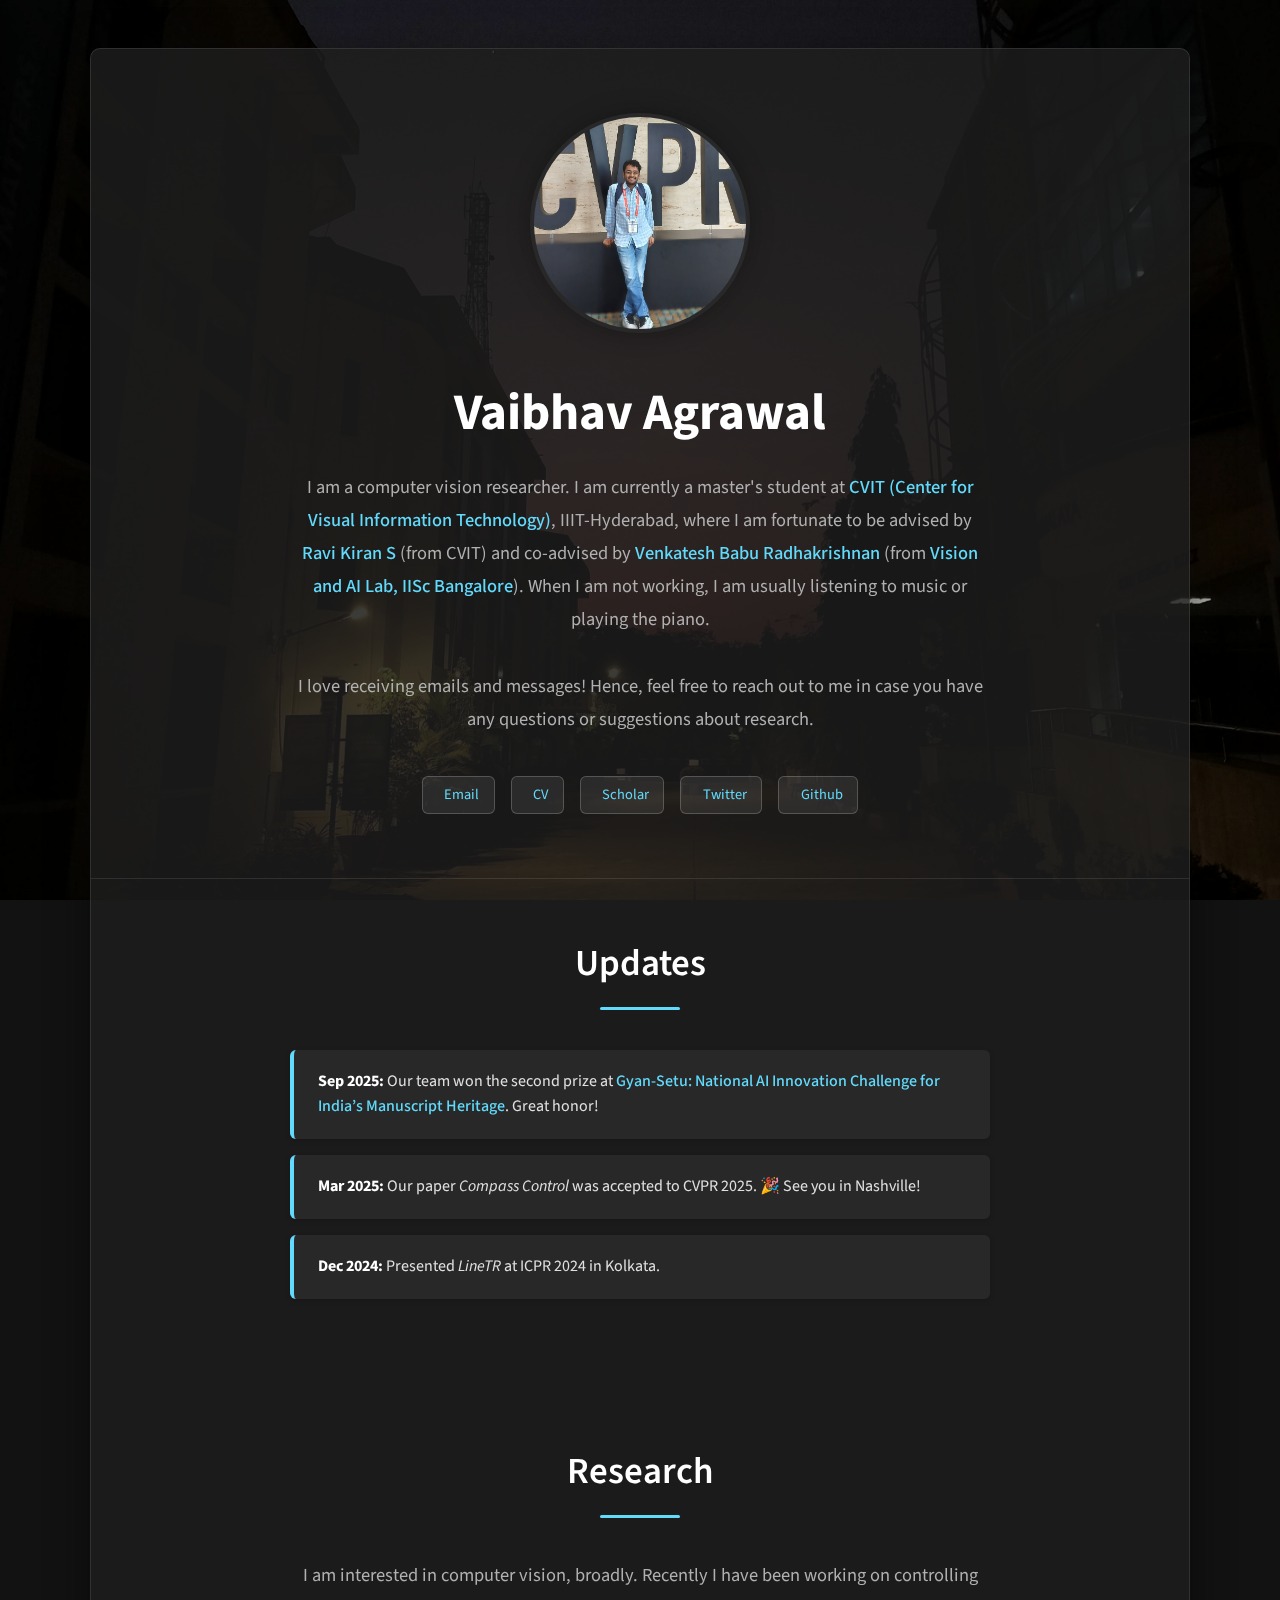
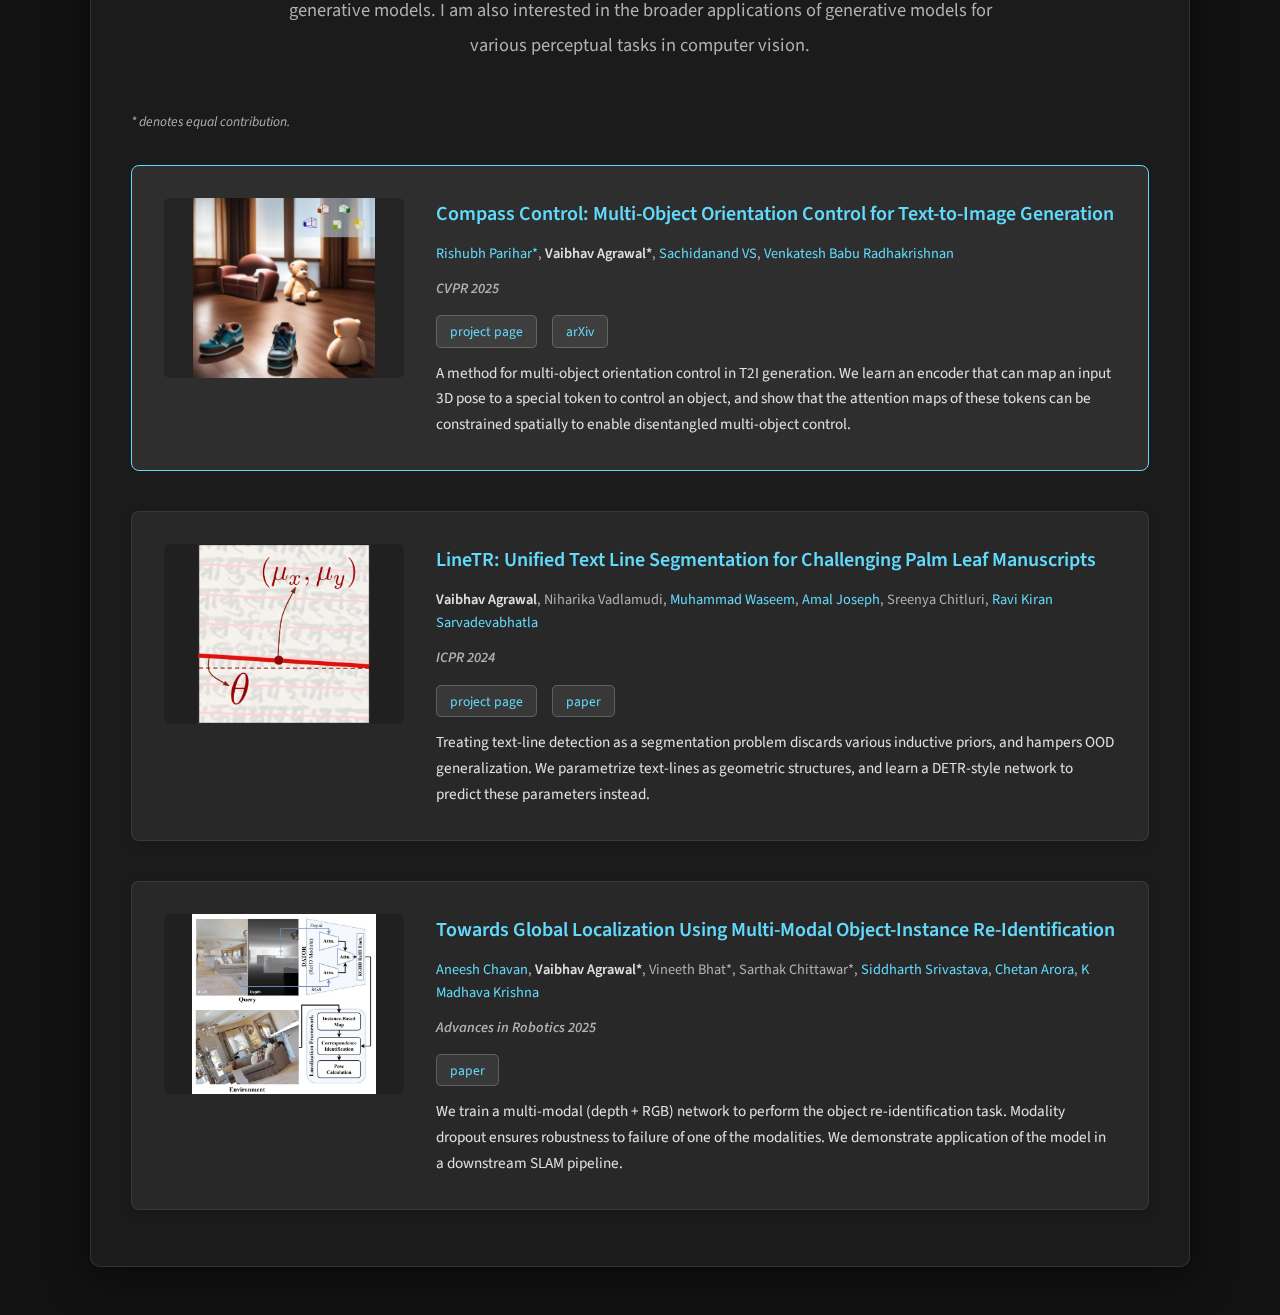
<file: index.html>
<!DOCTYPE HTML>
<html lang="en">

<head>
  <meta http-equiv="Content-Type" content="text/html; charset=UTF-8">
  <title>Vaibhav Agrawal</title>
  <meta name="author" content="Vaibhav Agrawal">
  <meta name="viewport" content="width=device-width, initial-scale=1">
  <link rel="shortcut icon" href="images/favicon/favicon.ico" type="image/x-icon">
  <!-- Add Source Sans 3 (formerly Source Sans Pro) -->
  <link rel="preconnect" href="https://fonts.googleapis.com">
  <link rel="preconnect" href="https://fonts.gstatic.com" crossorigin>
  <link href="https://fonts.googleapis.com/css2?family=Source+Sans+3:ital,wght@0,300;0,400;0,500;0,600;0,700;0,800;1,300;1,400;1,500;1,600;1,700;1,800&display=swap" rel="stylesheet">
  <!-- Font Awesome CDN for icons -->
  <link rel="stylesheet" href="https://cdnjs.cloudflare.com/ajax/libs/font-awesome/6.5.2/css/all.min.css" integrity="sha512-SnH5WK+bZxgPHs44uWIX+LLJAJ9/2PkPKZ5QiAj6Ta86w+fsb2TkcmfRyVX3pBnMFcV7oQPJkl9QevSCWr3W6A==" crossorigin="anonymous" referrerpolicy="no-referrer" />
  <link rel="stylesheet" type="text/css" href="style.css">
</head>

<body>
  <!-- ... rest of your HTML body remains the same ... -->
  <div class="container">
    <!-- Hero Section -->
    <section class="hero-section">
      <div class="hero-content">
        <div class="hero-text">
          <h1 class="name">Vaibhav Agrawal</h1>
          <p class="hero-description">
            I am a computer vision researcher. I am currently a master's student at <a href="https://cvit.iiit.ac.in/">CVIT (Center for Visual Information Technology)</a>, IIIT-Hyderabad, where I am fortunate to be advised by <a href="https://ravika.github.io/">Ravi Kiran S</a> (from CVIT) and co-advised by <a href="https://cds.iisc.ac.in/faculty/venky/">Venkatesh Babu Radhakrishnan</a> (from <a href="https://val.cds.iisc.ac.in/">Vision and AI Lab, IISc Bangalore</a>). When I am not working, I am usually listening to music or playing the piano.<br><br> 
            
            I love receiving emails and messages! Hence, feel free to reach out to me in case you have any questions or suggestions about research.  
          </p>
          <div class="social-links">
            <a href="mailto:agrvaibhav19@gmail.com"><i class="fas fa-envelope"></i> Email</a>
            <a href="https://drive.google.com/file/d/1ywYaCnMGyIBCwCJhO_oFpb12eRx7yYeF/view?usp=sharing"><i class="fas fa-file-lines"></i> CV</a>
            <a href="https://scholar.google.com/citations?user=3tFzDucAAAAJ&hl=en"><i class="fas fa-graduation-cap"></i> Scholar</a>
            <a href="https://x.com/VA1BHAVAGRAWAL"><i class="fa-brands fa-x-twitter"></i> Twitter</a>
            <a href="https://github.com/va1bhavagrawal"><i class="fa-brands fa-github"></i> Github</a>
          </div>
        </div>
        <img src="images/me_.jpeg" alt="Vaibhav Agrawal" class="profile-image">
      </div>
    </section>

    <!-- Updates Section -->
    <section class="content-section">
      <h2 class="section-title">Updates</h2>
      <ul class="updates-list">
        <li><strong>Sep 2025:</strong> Our team won the second prize at <a href="https://www.gbm-moc.in/gyansetu">Gyan-Setu: National AI Innovation Challenge for India’s Manuscript Heritage</a>. Great honor!</li>
        <li><strong>Mar 2025:</strong> Our paper <em>Compass Control</em> was accepted to CVPR 2025. 🎉 See you in Nashville!</li>
        <li><strong>Dec 2024:</strong> Presented <em>LineTR</em> at ICPR 2024 in Kolkata.</li>
      </ul>
    </section>

    <!-- Research Section -->
    <section class="content-section">
      <h2 class="section-title">Research</h2>
      <p class="research-intro">
        I am interested in computer vision, broadly. Recently I have been working on controlling generative models. I am also interested in the broader applications of generative models for various perceptual tasks in computer vision.
      </p>

      <p class="equal-contrib">* denotes equal contribution.</p>

      <div class="paper-grid">
        <!-- Compass Control Paper -->
        <div class="paper-card featured">
          <div class="paper-media">
            <img src="images/compass_control.jpg" alt="Compass Control">
          </div>
          <div class="paper-content">
            <a href="https://rishubhpar.github.io/compasscontrol/" class="paper-title">
              Compass Control: Multi-Object Orientation Control for Text-to-Image Generation
            </a>
            <div class="paper-authors">
              <a href="https://rishubhpar.github.io/">Rishubh Parihar*</a>,
              <strong>Vaibhav Agrawal*</strong>,
              <a href="https://scholar.google.com/citations?user=Hup_9BkAAAAJ&hl=en">Sachidanand VS</a>,
              <a href="https://cds.iisc.ac.in/faculty/venky/">Venkatesh Babu Radhakrishnan</a>
            </div>
            <div class="paper-venue">CVPR 2025</div>
            <div class="paper-links">
              <a href="https://rishubhpar.github.io/compasscontrol/">project page</a>
              <a href="https://arxiv.org/abs/2504.06752">arXiv</a>
            </div>
            <p class="paper-description">
              A method for multi-object orientation control in T2I generation. We learn an encoder that can map an input 3D pose to a special token to control an object, and show that the attention maps of these tokens can be constrained spatially to enable disentangled multi-object control.
            </p>
          </div>
        </div>

        <!-- LineTR Paper -->
        <div class="paper-card">
          <div class="paper-media">
            <img src="images/linetr.jpg" alt="LineTR">
          </div>
          <div class="paper-content">
            <a href="https://ihdia.iiit.ac.in/LineTR/" class="paper-title">
              LineTR: Unified Text Line Segmentation for Challenging Palm Leaf Manuscripts
            </a>
            <div class="paper-authors">
              <strong>Vaibhav Agrawal</strong>,
              Niharika Vadlamudi,
              <a href="https://scholar.google.com/citations?user=glI39rIAAAAJ&hl=en&oi=sra">Muhammad Waseem</a>,
              <a href="https://scholar.google.com/citations?user=2f_Q_K4AAAAJ&hl=en&oi=sra">Amal Joseph</a>,
              Sreenya Chitluri,
              <a href="https://ravika.github.io/">Ravi Kiran Sarvadevabhatla</a>
            </div>
            <div class="paper-venue">ICPR 2024</div>
            <div class="paper-links">
              <a href="https://ihdia.iiit.ac.in/LineTR/">project page</a>
              <a href="https://drive.google.com/file/d/1Z2nMoeyhxy_HgHTrmcT_UD2LBV-Y0FhJ/view">paper</a>
            </div>
            <p class="paper-description">
              Treating text-line detection as a segmentation problem discards various inductive priors, and hampers OOD generalization. We parametrize text-lines as geometric structures, and learn a DETR-style network to predict these parameters instead.
            </p>
          </div>
        </div>

        <!-- DATOR Paper -->
        <div class="paper-card">
          <div class="paper-media">
            <img src="images/dator.jpg" alt="Multi-Modal Object Re-ID">
          </div>
          <div class="paper-content">
            <div class="paper-title">
              Towards Global Localization Using Multi-Modal Object-Instance Re-Identification
            </div>
            <div class="paper-authors">
              <a href="https://scholar.google.com/citations?user=fiFj4AwAAAAJ&hl=en">Aneesh Chavan</a>,
              <strong>Vaibhav Agrawal*</strong>,
              Vineeth Bhat*,
              Sarthak Chittawar*,
              <a href="https://siddharthsrivastava.github.io/">Siddharth Srivastava</a>,
              <a href="https://web.iitd.ac.in/~chetan/">Chetan Arora</a>,
              <a href="https://www.iiit.ac.in/faculty/k-madhava-krishna/">K Madhava Krishna</a>
            </div>
            <div class="paper-venue">Advances in Robotics 2025</div>
            <div class="paper-links">
              <a href="https://arxiv.org/abs/2409.12002">paper</a>
            </div>
            <p class="paper-description">
              We train a multi-modal (depth + RGB) network to perform the object re-identification task. Modality dropout ensures robustness to failure of one of the modalities. We demonstrate application of the model in a downstream SLAM pipeline.
            </p>
          </div>
        </div>
      </div>
    </section>
  </div>
</body>

</html>
</file>
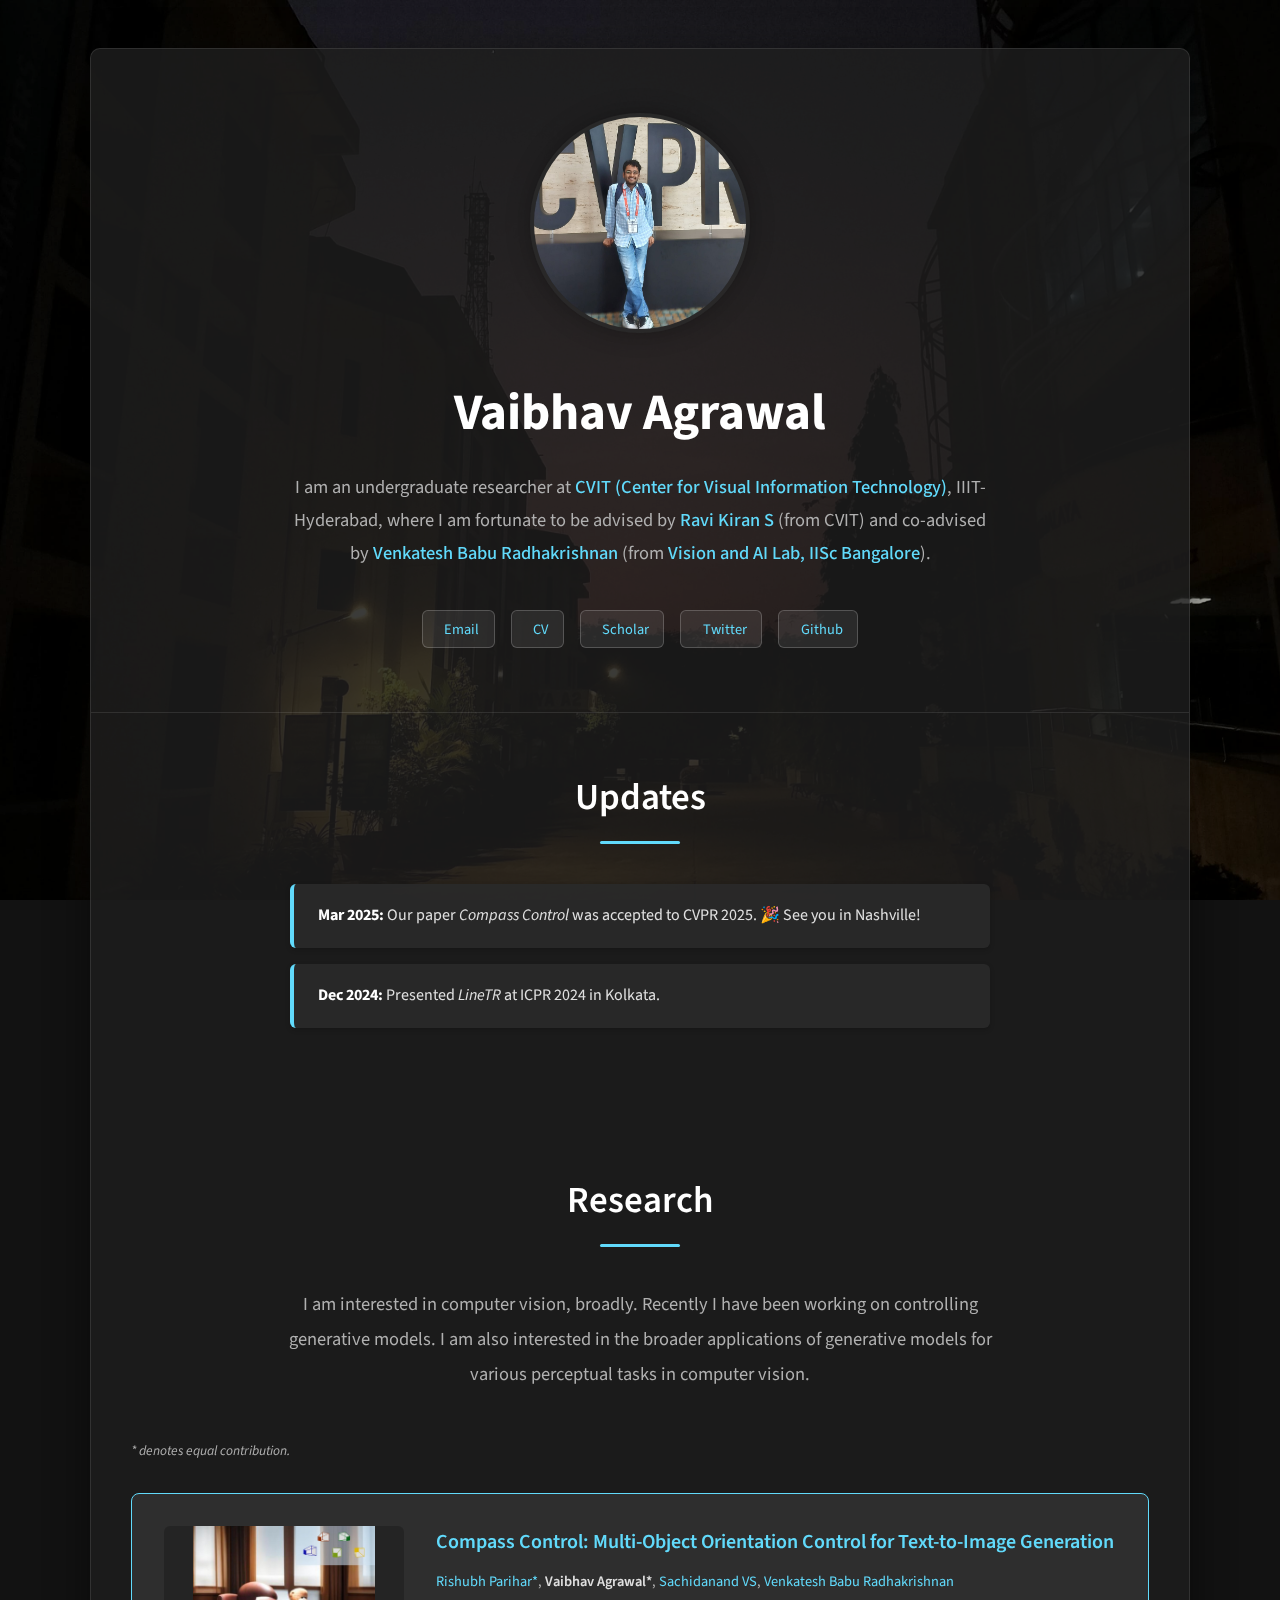
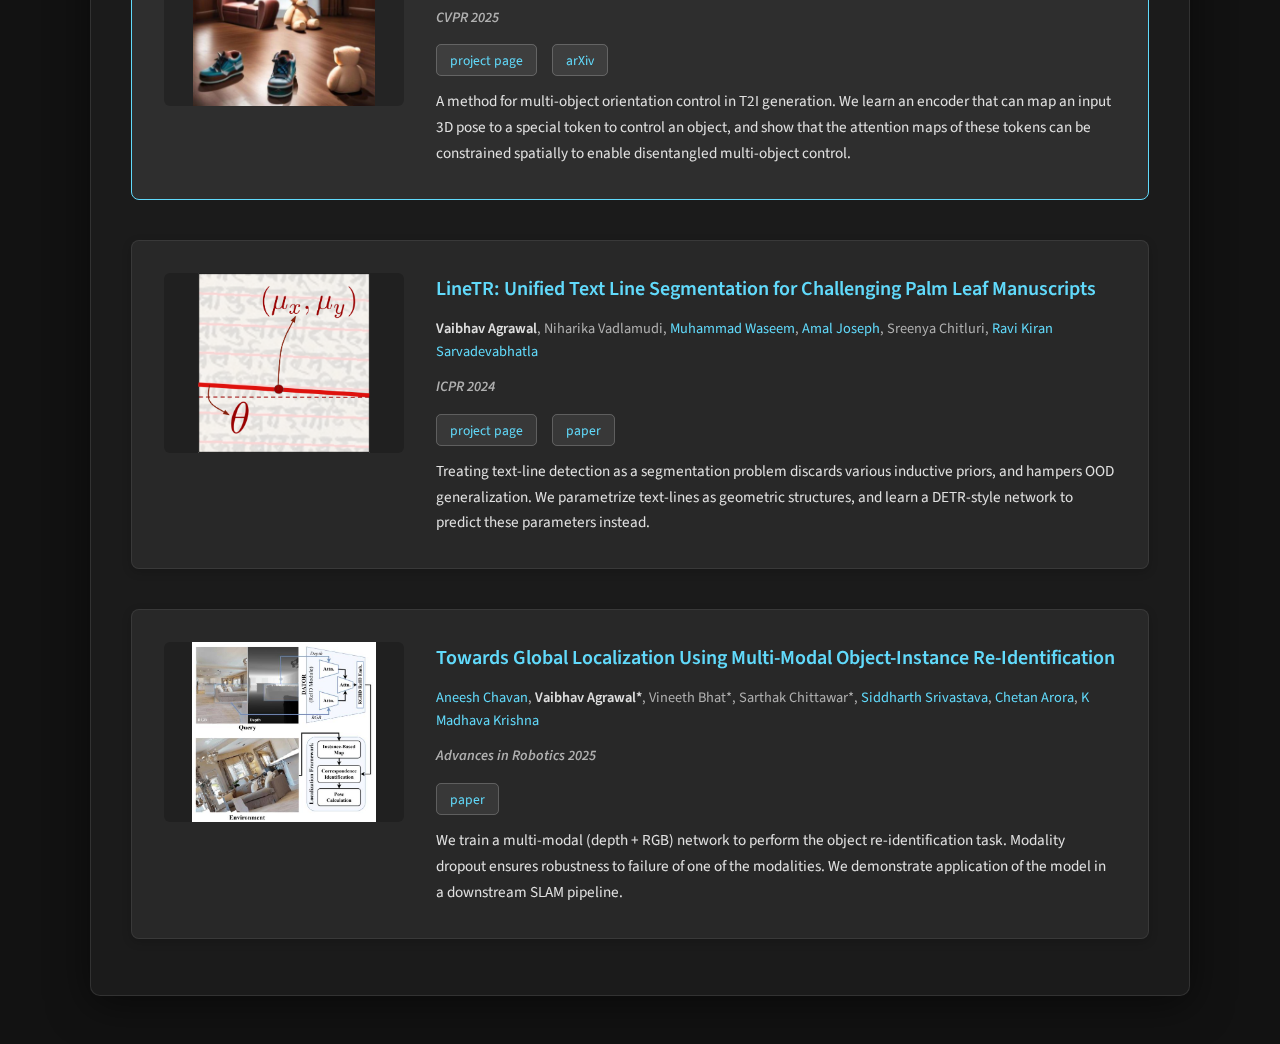
<file: index2.html>
<!DOCTYPE HTML>
<html lang="en">

<head>
  <meta http-equiv="Content-Type" content="text/html; charset=UTF-8">
  <title>Vaibhav Agrawal</title>
  <meta name="author" content="Vaibhav Agrawal">
  <meta name="viewport" content="width=device-width, initial-scale=1">
  <link rel="shortcut icon" href="images/favicon/favicon.ico" type="image/x-icon">
  <!-- Add Source Sans 3 (formerly Source Sans Pro) -->
  <link rel="preconnect" href="https://fonts.googleapis.com">
  <link rel="preconnect" href="https://fonts.gstatic.com" crossorigin>
  <link href="https://fonts.googleapis.com/css2?family=Source+Sans+3:ital,wght@0,300;0,400;0,500;0,600;0,700;0,800;1,300;1,400;1,500;1,600;1,700;1,800&display=swap" rel="stylesheet">
  <!-- Font Awesome CDN for icons -->
  <link rel="stylesheet" href="https://cdnjs.cloudflare.com/ajax/libs/font-awesome/6.5.2/css/all.min.css" integrity="sha512-SnH5WK+bZxgPHs44uWIX+LLJAJ9/2PkPKZ5QiAj6Ta86w+fsb2TkcmfRyVX3pBnMFcV7oQPJkl9QevSCWr3W6A==" crossorigin="anonymous" referrerpolicy="no-referrer" />
  <link rel="stylesheet" type="text/css" href="style.css">
</head>

<body>
  <!-- ... rest of your HTML body remains the same ... -->
  <div class="container">
    <!-- Hero Section -->
    <section class="hero-section">
      <div class="hero-content">
        <div class="hero-text">
          <h1 class="name">Vaibhav Agrawal</h1>
          <p class="hero-description">
            I am an undergraduate researcher at <a href="https://cvit.iiit.ac.in/">CVIT (Center for Visual Information Technology)</a>, IIIT-Hyderabad, where I am fortunate to be advised by <a href="https://ravika.github.io/">Ravi Kiran S</a> (from CVIT) and co-advised by <a href="https://cds.iisc.ac.in/faculty/venky/">Venkatesh Babu Radhakrishnan</a> (from <a href="https://val.cds.iisc.ac.in/">Vision and AI Lab, IISc Bangalore</a>).
          </p>
          <div class="social-links">
            <a href="mailto:agrvaibhav19@gmail.com"><i class="fas fa-envelope"></i> Email</a>
            <a href="https://drive.google.com/file/d/1ywYaCnMGyIBCwCJhO_oFpb12eRx7yYeF/view?usp=sharing"><i class="fas fa-file-lines"></i> CV</a>
            <a href="https://scholar.google.com/citations?user=3tFzDucAAAAJ&hl=en"><i class="fas fa-graduation-cap"></i> Scholar</a>
            <a href="https://x.com/VA1BHAVAGRAWAL"><i class="fa-brands fa-x-twitter"></i> Twitter</a>
            <a href="https://github.com/va1bhavagrawal"><i class="fa-brands fa-github"></i> Github</a>
          </div>
        </div>
        <img src="images/me_.jpeg" alt="Vaibhav Agrawal" class="profile-image">
      </div>
    </section>

    <!-- Updates Section -->
    <section class="content-section">
      <h2 class="section-title">Updates</h2>
      <ul class="updates-list">
        <li><strong>Mar 2025:</strong> Our paper <em>Compass Control</em> was accepted to CVPR 2025. 🎉 See you in Nashville!</li>
        <li><strong>Dec 2024:</strong> Presented <em>LineTR</em> at ICPR 2024 in Kolkata.</li>
      </ul>
    </section>

    <!-- Research Section -->
    <section class="content-section">
      <h2 class="section-title">Research</h2>
      <p class="research-intro">
        I am interested in computer vision, broadly. Recently I have been working on controlling generative models. I am also interested in the broader applications of generative models for various perceptual tasks in computer vision.
      </p>

      <p class="equal-contrib">* denotes equal contribution.</p>

      <div class="paper-grid">
        <!-- Compass Control Paper -->
        <div class="paper-card featured">
          <div class="paper-media">
            <img src="images/compass_control.jpg" alt="Compass Control">
          </div>
          <div class="paper-content">
            <a href="https://rishubhpar.github.io/compasscontrol/" class="paper-title">
              Compass Control: Multi-Object Orientation Control for Text-to-Image Generation
            </a>
            <div class="paper-authors">
              <a href="https://rishubhpar.github.io/">Rishubh Parihar*</a>,
              <strong>Vaibhav Agrawal*</strong>,
              <a href="https://scholar.google.com/citations?user=Hup_9BkAAAAJ&hl=en">Sachidanand VS</a>,
              <a href="https://cds.iisc.ac.in/faculty/venky/">Venkatesh Babu Radhakrishnan</a>
            </div>
            <div class="paper-venue">CVPR 2025</div>
            <div class="paper-links">
              <a href="https://rishubhpar.github.io/compasscontrol/">project page</a>
              <a href="https://arxiv.org/abs/2504.06752">arXiv</a>
            </div>
            <p class="paper-description">
              A method for multi-object orientation control in T2I generation. We learn an encoder that can map an input 3D pose to a special token to control an object, and show that the attention maps of these tokens can be constrained spatially to enable disentangled multi-object control.
            </p>
          </div>
        </div>

        <!-- LineTR Paper -->
        <div class="paper-card">
          <div class="paper-media">
            <img src="images/linetr.jpg" alt="LineTR">
          </div>
          <div class="paper-content">
            <a href="https://ihdia.iiit.ac.in/LineTR/" class="paper-title">
              LineTR: Unified Text Line Segmentation for Challenging Palm Leaf Manuscripts
            </a>
            <div class="paper-authors">
              <strong>Vaibhav Agrawal</strong>,
              Niharika Vadlamudi,
              <a href="https://scholar.google.com/citations?user=glI39rIAAAAJ&hl=en&oi=sra">Muhammad Waseem</a>,
              <a href="https://scholar.google.com/citations?user=2f_Q_K4AAAAJ&hl=en&oi=sra">Amal Joseph</a>,
              Sreenya Chitluri,
              <a href="https://ravika.github.io/">Ravi Kiran Sarvadevabhatla</a>
            </div>
            <div class="paper-venue">ICPR 2024</div>
            <div class="paper-links">
              <a href="https://ihdia.iiit.ac.in/LineTR/">project page</a>
              <a href="https://drive.google.com/file/d/1Z2nMoeyhxy_HgHTrmcT_UD2LBV-Y0FhJ/view">paper</a>
            </div>
            <p class="paper-description">
              Treating text-line detection as a segmentation problem discards various inductive priors, and hampers OOD generalization. We parametrize text-lines as geometric structures, and learn a DETR-style network to predict these parameters instead.
            </p>
          </div>
        </div>

        <!-- DATOR Paper -->
        <div class="paper-card">
          <div class="paper-media">
            <img src="images/dator.jpg" alt="Multi-Modal Object Re-ID">
          </div>
          <div class="paper-content">
            <div class="paper-title">
              Towards Global Localization Using Multi-Modal Object-Instance Re-Identification
            </div>
            <div class="paper-authors">
              <a href="https://scholar.google.com/citations?user=fiFj4AwAAAAJ&hl=en">Aneesh Chavan</a>,
              <strong>Vaibhav Agrawal*</strong>,
              Vineeth Bhat*,
              Sarthak Chittawar*,
              <a href="https://siddharthsrivastava.github.io/">Siddharth Srivastava</a>,
              <a href="https://web.iitd.ac.in/~chetan/">Chetan Arora</a>,
              <a href="https://www.iiit.ac.in/faculty/k-madhava-krishna/">K Madhava Krishna</a>
            </div>
            <div class="paper-venue">Advances in Robotics 2025</div>
            <div class="paper-links">
              <a href="https://arxiv.org/abs/2409.12002">paper</a>
            </div>
            <p class="paper-description">
              We train a multi-modal (depth + RGB) network to perform the object re-identification task. Modality dropout ensures robustness to failure of one of the modalities. We demonstrate application of the model in a downstream SLAM pipeline.
            </p>
          </div>
        </div>
      </div>
    </section>
  </div>
</body>

</html>
</file>
<file: style.css>
* {
  margin: 0;
  padding: 0;
  box-sizing: border-box;
}

:root {
  /* Dark Theme Colors */
  --background-color: #121212; 
  --background-overlay: rgba(0, 0, 0, 0.30); /* Dark overlay for the image (70% black - slightly darker for better contrast with transparent fg) */
  
  /* UPDATED: Container background with adjustable transparency */
  /* Base color: #1e1e1e (rgb(30, 30, 30)) */
  /* Alpha (transparency): 0.95 (95% opaque, 5% transparent). Adjust 0.95 as needed. */
  --container-bg-opacity: 0.80; 
  --container-bg: rgba(30, 30, 30, var(--container-bg-opacity)); 
  
  --container-border: rgba(255, 255, 255, 0.1); 

  --text-primary: #e0e0e0; 
  --text-secondary: #b0b0b0; 
  --heading-color: #ffffff; 

  --link-color: #61dafb; 
  --link-hover-color: #82e9ff; 

  --accent-color: var(--link-color); 
  
  --button-bg: rgba(255, 255, 255, 0.08); /* Slightly more opaque buttons */
  --button-border: rgba(255, 255, 255, 0.2);
  --button-hover-bg: var(--link-color);
  --button-hover-text: #121212; 

  /* UPDATED: Card backgrounds can also be transparent, or solid for contrast */
  /* Option 1: Transparent cards (relative to body background) */
  --card-bg-opacity: 0.9; /* Example: 90% opaque */
  --card-base-color-rgb: 42, 42, 42; /* Corresponds to #2a2a2a */
  --card-bg: rgba(var(--card-base-color-rgb), var(--card-bg-opacity));
  
  /* Option 2: Solid cards (if transparency makes them hard to read) */
  /* --card-bg: #2a2a2a; */

  --card-border: rgba(255, 255, 255, 0.08); /* Slightly less visible border for cards */
  --card-hover-bg: rgba(var(--card-base-color-rgb), calc(var(--card-bg-opacity) + 0.05)); /* Slightly more opaque on hover */
  /* --card-hover-bg: #333333; */ /* Solid hover */
  
  --featured-card-bg-opacity: 0.92;
  --featured-card-base-color-rgb: 49, 49, 49; /* Corresponds to #313131 */
  --featured-card-bg: rgba(var(--featured-card-base-color-rgb), var(--featured-card-bg-opacity));
  /* --featured-card-bg: #313131; */ /* Solid featured */


  --main-font: 'Source Sans 3', sans-serif; 
}

body {
  font-family: var(--main-font); 
  line-height: 1.6;
  color: var(--text-primary); 
  
  background-image: url('images/bg3.jpeg'); /* <<< REPLACE THIS PATH */
  background-size: cover;
  background-position: center center;
  background-attachment: fixed;
  background-repeat: no-repeat;
  background-color: var(--background-color); 

  min-height: 100vh;
  padding-top: 3rem; 
  padding-bottom: 3rem;
  position: relative; 
}

body::before {
  content: "";
  position: fixed; 
  top: 0;
  left: 0;
  right: 0;
  bottom: 0;
  background-color: var(--background-overlay);
  z-index: -1; 
}

.container {
  max-width: 1100px; 
  margin: 0 auto; 
  background: var(--container-bg); /* USING THE NEW TRANSPARENT VARIABLE */
  box-shadow: 0 8px 40px rgba(0,0,0,0.5); 
  border-radius: 10px; 
  border: 1px solid var(--container-border);
  overflow: hidden; 
}

/* ... (rest of the CSS from the previous dark theme version) ... */
/* All elements inside .container will now sit on this semi-transparent background */
/* Ensure their individual backgrounds (if any) are also considered. */
/* For example, .updates-list li and .paper-card already use --card-bg */

.hero-section {
  padding: 4rem 2.5rem; 
  text-align: center; 
  border-bottom: 1px solid var(--container-border); 
}

.hero-content {
  display: flex;
  flex-direction: column; 
  align-items: center;
  justify-content: center;
  gap: 2.5rem; 
  max-width: 700px; 
  margin: 0 auto;
}

.hero-text {
  /* No specific changes needed here based on transparency */
}

.name {
  font-size: 3.2rem; 
  font-weight: 700;
  margin-bottom: 1rem;
  color: var(--heading-color); 
}

.hero-description {
  font-size: 1.15rem; 
  line-height: 1.8;
  margin-bottom: 2.5rem;
  color: var(--text-secondary); 
}

.hero-description a {
  color: var(--link-color); 
  text-decoration: none;
  font-weight: 500; 
  transition: color 0.3s ease;
}

.hero-description a:hover {
  color: var(--link-hover-color); 
  text-decoration: underline; 
}

.profile-image {
  width: 220px; 
  height: 220px; 
  object-fit: cover;
  border-radius: 50%;
  /* Make border slightly more opaque than container or use a solid light color for definition */
  border: 4px solid rgba(var(--card-base-color-rgb), calc(var(--container-bg-opacity) + 0.03)); 
  box-shadow: 0 0 25px rgba(0,0,0,0.3); 
  transition: transform 0.3s ease;
  order: -1; 
}

.profile-image:hover {
  transform: scale(1.05);
}

.social-links {
  display: flex;
  justify-content: center;
  gap: 1rem; 
  flex-wrap: wrap;
}

.social-links a {
  color: var(--link-color); 
  text-decoration: none;
  padding: 0.4rem 0.9rem; 
  border: 1px solid var(--button-border); 
  background: var(--button-bg);
  border-radius: 6px; 
  transition: all 0.3s ease;
  display: inline-flex; 
  align-items: center; 
  gap: 0.5em; 
  font-size: 0.9rem; 
}

.social-links a:hover {
  background: var(--button-hover-bg); 
  color: var(--button-hover-text);
  border-color: var(--button-hover-bg); 
  transform: translateY(-2px) scale(1.02);
}

.content-section {
  padding: 3.5rem 2.5rem;
}

.section-title {
  font-size: 2.3rem; 
  font-weight: 600;
  margin-bottom: 2.5rem; 
  color: var(--heading-color); 
  position: relative;
  padding-bottom: 1rem; 
  text-align: center;
}

.section-title:after {
  content: '';
  position: absolute;
  bottom: 0;
  left: 50%; 
  transform: translateX(-50%); 
  width: 80px; 
  height: 3px; 
  background: var(--accent-color); 
  border-radius: 1.5px;
}

.research-intro {
  font-size: 1.15rem; 
  line-height: 1.9; 
  color: var(--text-secondary); 
  margin-bottom: 3rem;
  text-align: center;
  max-width: 750px; 
  margin-left: auto;
  margin-right: auto;
}

.updates-list {
  list-style: none;
  padding: 0;
  max-width: 700px; 
  margin: 0 auto 2rem auto;
}

.updates-list li a {
  color: var(--link-color);
  text-decoration: none;
  font-weight: 500;
  transition: color 0.3s ease;
}

.updates-list li a:hover {
  color: var(--link-hover-color);
  text-decoration: underline;
}

.updates-list li {
  padding: 1.2rem 1.5rem; 
  margin-bottom: 1rem;
  background: var(--card-bg); /* Uses the potentially transparent card bg */
  border-left: 4px solid var(--accent-color); 
  border-radius: 6px;
  transition: transform 0.2s ease, background-color 0.2s ease;
  box-shadow: 0 2px 5px rgba(0,0,0,0.2);
  color: var(--text-primary);
}

.updates-list li strong {
  color: var(--heading-color);
}

.updates-list li:hover {
  transform: translateX(5px);
  background: var(--card-hover-bg); 
}

.paper-grid {
  display: grid;
  gap: 2.5rem; 
  margin-top: 2rem;
}

.paper-card {
  display: flex;
  gap: 2rem; 
  padding: 2rem;
  background: var(--card-bg); /* Uses the potentially transparent card bg */
  transition: transform 0.3s ease, box-shadow 0.3s ease, background-color 0.3s ease; 
  border: 1px solid var(--card-border); 
  border-radius: 8px; 
  box-shadow: 0 3px 10px rgba(0,0,0,0.2);
}

.paper-card:hover {
  transform: translateY(-5px); 
  box-shadow: 0 10px 25px rgba(0,0,0,0.3); 
  background: var(--card-hover-bg);
}

.paper-card.featured {
  background: var(--featured-card-bg); /* Uses the potentially transparent featured card bg */
  border-color: var(--accent-color); 
  box-shadow: 0 0 15px rgba(var(--accent-color), 0.15); 
}

.paper-media {
  flex-shrink: 0;
  width: 240px; 
  height: 180px; 
  overflow: hidden; 
  border-radius: 6px; 
  background-color: rgba(0,0,0,0.2); 
}

.paper-media img,
.paper-media video {
  width: 100%;
  height: 100%;
  object-fit: contain; 
}

.paper-content {
  flex: 1;
}

.paper-title {
  font-size: 1.25rem; 
  font-weight: 600; 
  color: var(--link-color); 
  text-decoration: none;
  margin-bottom: 0.75rem; 
  display: block;
  transition: color 0.3s ease;
}

.paper-title:hover {
  color: var(--link-hover-color); 
  text-decoration: underline;
}

.paper-authors {
  color: var(--text-secondary); 
  margin-bottom: 0.75rem;
  line-height: 1.6; 
  font-size: 0.9rem; 
}

.paper-authors strong { 
  color: var(--text-primary); 
  font-weight: 600;
}

.paper-authors a {
  color: var(--link-color); 
  text-decoration: none;
  transition: color 0.3s ease;
}

.paper-authors a:hover {
  color: var(--link-hover-color); 
}

.paper-venue {
  font-weight: 600; 
  font-style: italic;
  color: var(--text-secondary); 
  margin-bottom: 1.2rem; 
  font-size: 0.9rem; 
}

.paper-links {
  margin-bottom: 1rem;
}

.paper-links a {
  color: var(--link-color); 
  text-decoration: none;
  margin-right: 0.8rem; 
  font-size: 0.85rem; 
  padding: 0.35rem 0.8rem; 
  border: 1px solid var(--button-border); 
  background: var(--button-bg);
  border-radius: 5px;
  transition: all 0.3s ease;
}

.paper-links a:hover {
  background: var(--button-hover-bg); 
  color: var(--button-hover-text);
  border-color: var(--button-hover-bg);
}

.paper-description {
  color: var(--text-primary); 
  font-size: 0.95rem; 
  line-height: 1.7; 
}

.equal-contrib {
  font-style: italic;
  color: var(--text-secondary); 
  margin-bottom: 1rem;
  padding-left: 0;
  font-size: 0.85rem;
}

.footer {
  text-align: center;
  padding: 3rem 2rem; 
  color: var(--text-secondary);
  font-size: 0.9rem;
  border-top: 1px solid var(--container-border); 
  margin-top: 2rem; 
}

.footer a {
  color: var(--link-color); 
  font-weight: 500;
  text-decoration: none;
  transition: color 0.3s ease;
}

.footer a:hover {
  color: var(--link-hover-color); 
  text-decoration: underline;
}

/* Media Queries remain largely the same as the previous dark theme version */
/* The transparency will apply across all screen sizes based on the root variables */

@media (max-width: 992px) { 
  body {
      padding-top: 2rem;
      padding-bottom: 2rem;
  }
  .container {
      max-width: 95%; 
      border-radius: 8px;
  }
  .paper-media {
      width: 200px; 
      height: 150px;
  }
  .profile-image {
      width: 200px;
      height: 200px;
  }
}

@media (max-width: 768px) { 
  body {
      padding-top: 1.5rem; 
      padding-bottom: 1.5rem;
  }
  .container {
      max-width: 95%; 
      border-radius: 6px; 
  }
  .hero-section {
    padding: 3rem 1.5rem;
  }
  .profile-image {
      width: 160px; 
      height: 160px;
  }
  .name {
    font-size: 2.5rem; 
  }
  .section-title {
      font-size: 2rem;
      padding-bottom: 0.75rem;
  }
  .paper-card {
    flex-direction: column; 
    align-items: center;
    text-align: center;
    gap: 1.5rem; 
    padding: 1.5rem; 
  }
  .paper-media {
    width: 90%; 
    max-width: 300px; 
    height: auto;    
    aspect-ratio: 4 / 3; 
    margin-bottom: 1rem; 
  }
  .content-section {
    padding: 2.5rem 1.5rem; 
  }
  .footer {
      padding: 2.5rem 1.5rem;
  }
}

@media (max-width: 480px) { 
  .name {
      font-size: 2.1rem;
  }
  .profile-image {
      width: 140px;
      height: 140px;
  }
  .section-title {
      font-size: 1.8rem;
  }
  .research-intro {
      font-size: 1.05rem;
  }
  .paper-media {
    max-width: 280px; 
  }
  .paper-title {
      font-size: 1.15rem;
  }
  .paper-description {
      font-size: 0.9rem;
  }
}
</file>
